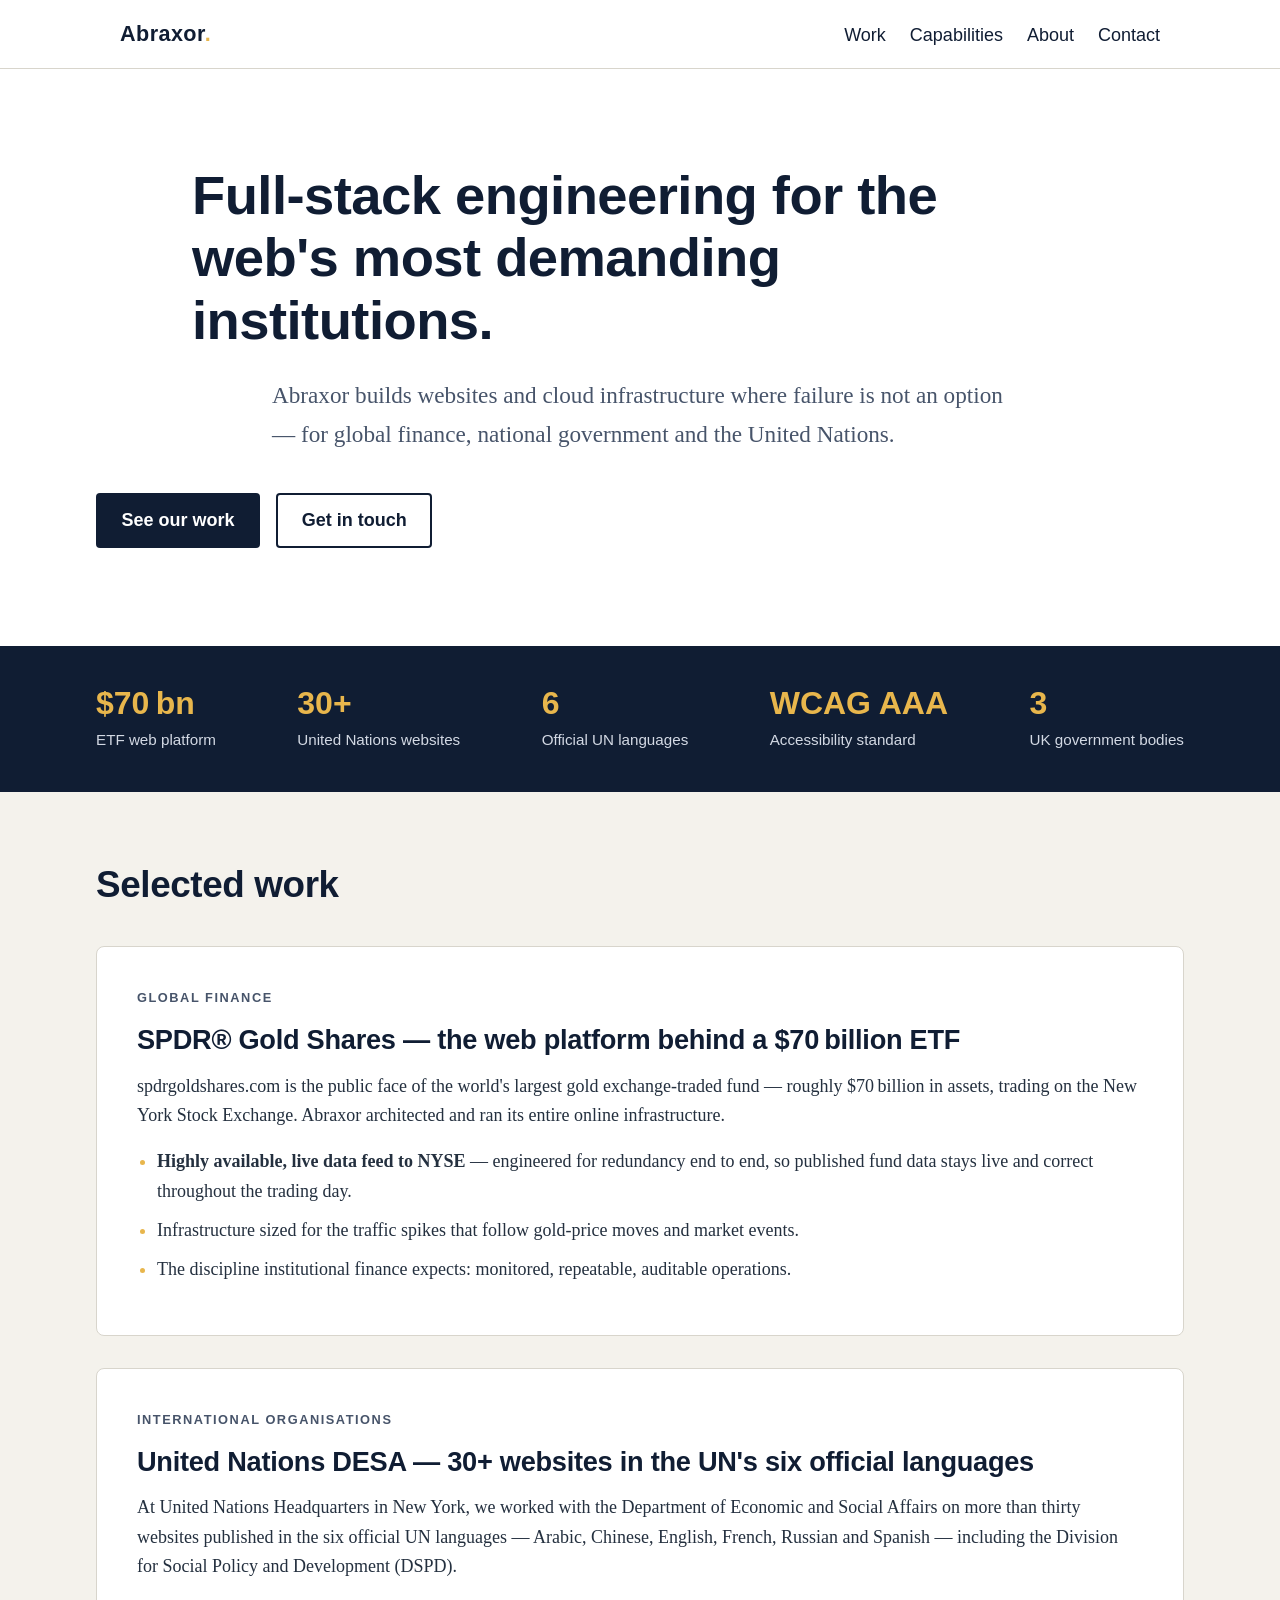
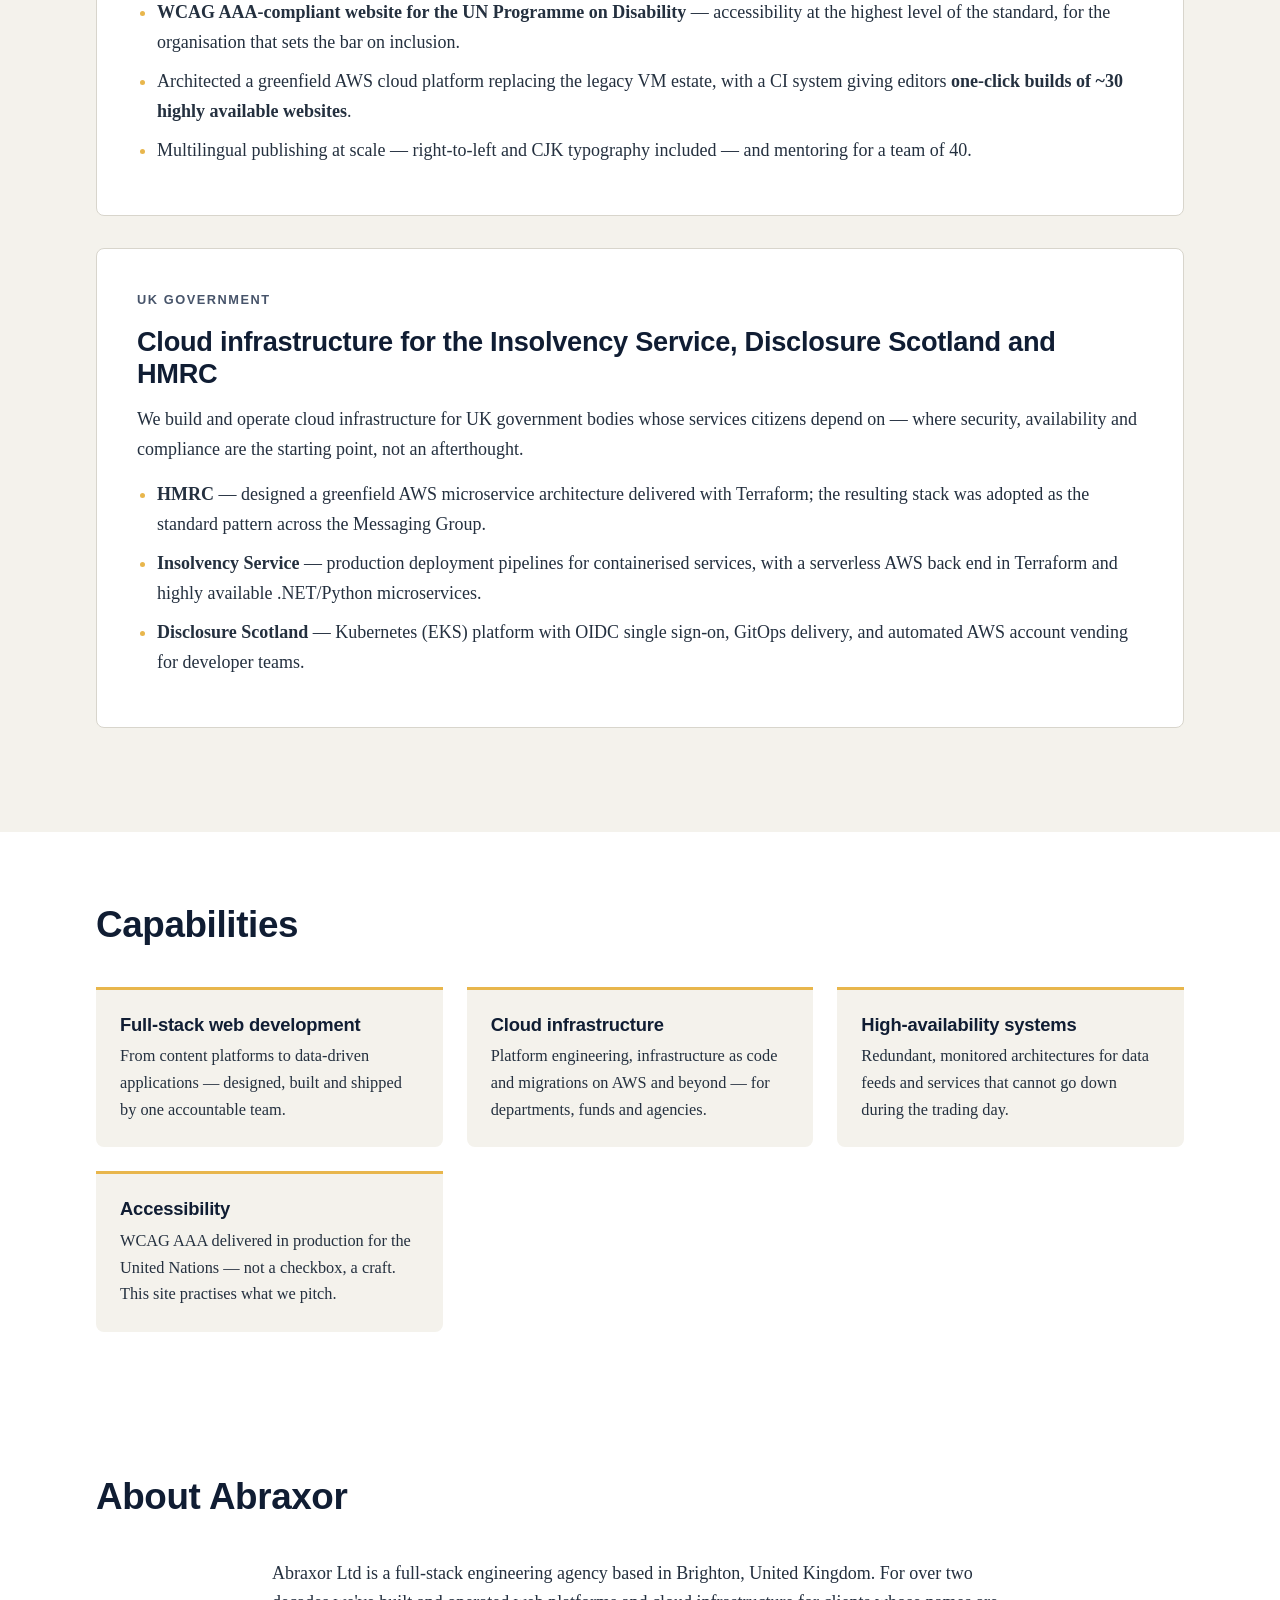
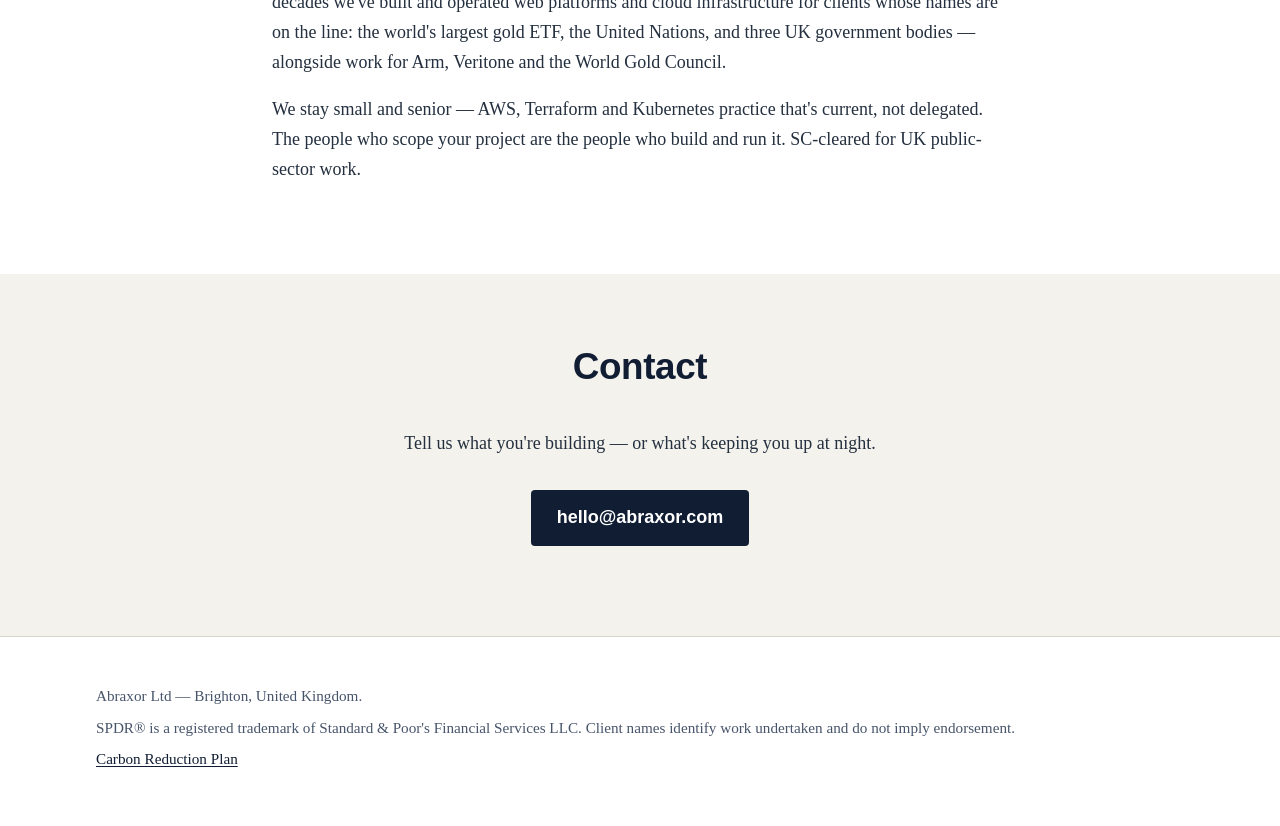
<file: site/index.html>
<!DOCTYPE html>
<html lang="en">
<head>
<meta charset="utf-8">
<meta name="viewport" content="width=device-width, initial-scale=1">
<title>Abraxor — Full-stack engineering for the web's most demanding institutions</title>
<meta name="description" content="Abraxor is a Brighton, UK agency building websites and cloud infrastructure for finance, government and international organisations — from a $70bn NYSE ETF to 30+ United Nations websites.">
<link rel="stylesheet" href="styles.css">
<link rel="icon" href="data:image/svg+xml,%3Csvg xmlns='http://www.w3.org/2000/svg' viewBox='0 0 32 32'%3E%3Crect width='32' height='32' rx='6' fill='%23101d33'/%3E%3Cpath d='M9 24 16 8l7 16h-4.2l-2.8-6.8L13.2 24z' fill='%23e8b64c'/%3E%3C/svg%3E">
</head>
<body>
<a class="skip-link" href="#main">Skip to main content</a>

<header class="site-header">
  <nav aria-label="Primary">
    <a class="brand" href="#top">Abraxor</a>
    <ul>
      <li><a href="#work">Work</a></li>
      <li><a href="#capabilities">Capabilities</a></li>
      <li><a href="#about">About</a></li>
      <li><a href="#contact">Contact</a></li>
    </ul>
  </nav>
</header>

<main id="main">
  <section class="hero" id="top" aria-labelledby="hero-heading">
    <h1 id="hero-heading">Full-stack engineering for the web's most demanding institutions.</h1>
    <p class="lede">Abraxor builds websites and cloud infrastructure where failure is not an option — for global finance, national government and the United Nations.</p>
    <p class="hero-cta"><a class="button" href="#work">See our work</a> <a class="button button-quiet" href="#contact">Get in touch</a></p>
  </section>

  <section class="stats" aria-label="Key facts">
    <dl>
      <div><dt>ETF web platform</dt><dd>$70&thinsp;bn</dd></div>
      <div><dt>United Nations websites</dt><dd>30+</dd></div>
      <div><dt>Official UN languages</dt><dd>6</dd></div>
      <div><dt>Accessibility standard</dt><dd>WCAG&nbsp;AAA</dd></div>
      <div><dt>UK government bodies</dt><dd>3</dd></div>
    </dl>
  </section>

  <section id="work" aria-labelledby="work-heading">
    <h2 id="work-heading">Selected work</h2>

    <article class="case" aria-labelledby="case-spdr">
      <p class="case-tag">Global finance</p>
      <h3 id="case-spdr">SPDR&reg; Gold Shares — the web platform behind a $70&thinsp;billion ETF</h3>
      <p>spdrgoldshares.com is the public face of the world's largest gold exchange-traded fund — roughly $70&thinsp;billion in assets, trading on the New York Stock Exchange. Abraxor architected and ran its entire online infrastructure.</p>
      <ul>
        <li><strong>Highly available, live data feed to NYSE</strong> — engineered for redundancy end to end, so published fund data stays live and correct throughout the trading day.</li>
        <li>Infrastructure sized for the traffic spikes that follow gold-price moves and market events.</li>
        <li>The discipline institutional finance expects: monitored, repeatable, auditable operations.</li>
      </ul>
    </article>

    <article class="case" aria-labelledby="case-un">
      <p class="case-tag">International organisations</p>
      <h3 id="case-un">United Nations DESA — 30+ websites in the UN's six official languages</h3>
      <p>At United Nations Headquarters in New York, we worked with the Department of Economic and Social Affairs on more than thirty websites published in the six official UN languages — Arabic, Chinese, English, French, Russian and Spanish — including the Division for Social Policy and Development (DSPD).</p>
      <ul>
        <li><strong>WCAG AAA-compliant website for the UN Programme on Disability</strong> — accessibility at the highest level of the standard, for the organisation that sets the bar on inclusion.</li>
        <li>Architected a greenfield AWS cloud platform replacing the legacy VM estate, with a CI system giving editors <strong>one-click builds of ~30 highly available websites</strong>.</li>
        <li>Multilingual publishing at scale — right-to-left and CJK typography included — and mentoring for a team of 40.</li>
      </ul>
    </article>

    <article class="case" aria-labelledby="case-gov">
      <p class="case-tag">UK government</p>
      <h3 id="case-gov">Cloud infrastructure for the Insolvency Service, Disclosure Scotland and HMRC</h3>
      <p>We build and operate cloud infrastructure for UK government bodies whose services citizens depend on — where security, availability and compliance are the starting point, not an afterthought.</p>
      <ul>
        <li><strong>HMRC</strong> — designed a greenfield AWS microservice architecture delivered with Terraform; the resulting stack was adopted as the standard pattern across the Messaging Group.</li>
        <li><strong>Insolvency Service</strong> — production deployment pipelines for containerised services, with a serverless AWS back end in Terraform and highly available .NET/Python microservices.</li>
        <li><strong>Disclosure Scotland</strong> — Kubernetes (EKS) platform with OIDC single sign-on, GitOps delivery, and automated AWS account vending for developer teams.</li>
      </ul>
    </article>
  </section>

  <section id="capabilities" aria-labelledby="cap-heading">
    <h2 id="cap-heading">Capabilities</h2>
    <div class="cap-grid">
      <div class="cap">
        <h3>Full-stack web development</h3>
        <p>From content platforms to data-driven applications — designed, built and shipped by one accountable team.</p>
      </div>
      <div class="cap">
        <h3>Cloud infrastructure</h3>
        <p>Platform engineering, infrastructure as code and migrations on AWS and beyond — for departments, funds and agencies.</p>
      </div>
      <div class="cap">
        <h3>High-availability systems</h3>
        <p>Redundant, monitored architectures for data feeds and services that cannot go down during the trading day.</p>
      </div>
      <div class="cap">
        <h3>Accessibility</h3>
        <p>WCAG AAA delivered in production for the United Nations — not a checkbox, a craft. This site practises what we pitch.</p>
      </div>
    </div>
  </section>

  <section id="about" aria-labelledby="about-heading">
    <h2 id="about-heading">About Abraxor</h2>
    <p>Abraxor Ltd is a full-stack engineering agency based in Brighton, United Kingdom. For over two decades we've built and operated web platforms and cloud infrastructure for clients whose names are on the line: the world's largest gold ETF, the United Nations, and three UK government bodies — alongside work for Arm, Veritone and the World Gold Council.</p>
    <p>We stay small and senior — AWS, Terraform and Kubernetes practice that's current, not delegated. The people who scope your project are the people who build and run it. SC-cleared for UK public-sector work.</p>
  </section>

  <section id="contact" aria-labelledby="contact-heading">
    <h2 id="contact-heading">Contact</h2>
    <p>Tell us what you're building — or what's keeping you up at night.</p>
    <p class="contact-line"><a class="button" href="mailto:hello@abraxor.com">hello@abraxor.com</a></p>
  </section>
</main>

<footer class="site-footer">
  <p>Abraxor Ltd — Brighton, United Kingdom.</p>
  <p>SPDR&reg; is a registered trademark of Standard &amp; Poor's Financial Services LLC. Client names identify work undertaken and do not imply endorsement.</p>
  <p><a href="carbon-reduction-plan.html">Carbon Reduction Plan</a></p>
</footer>
</body>
</html>
</file>
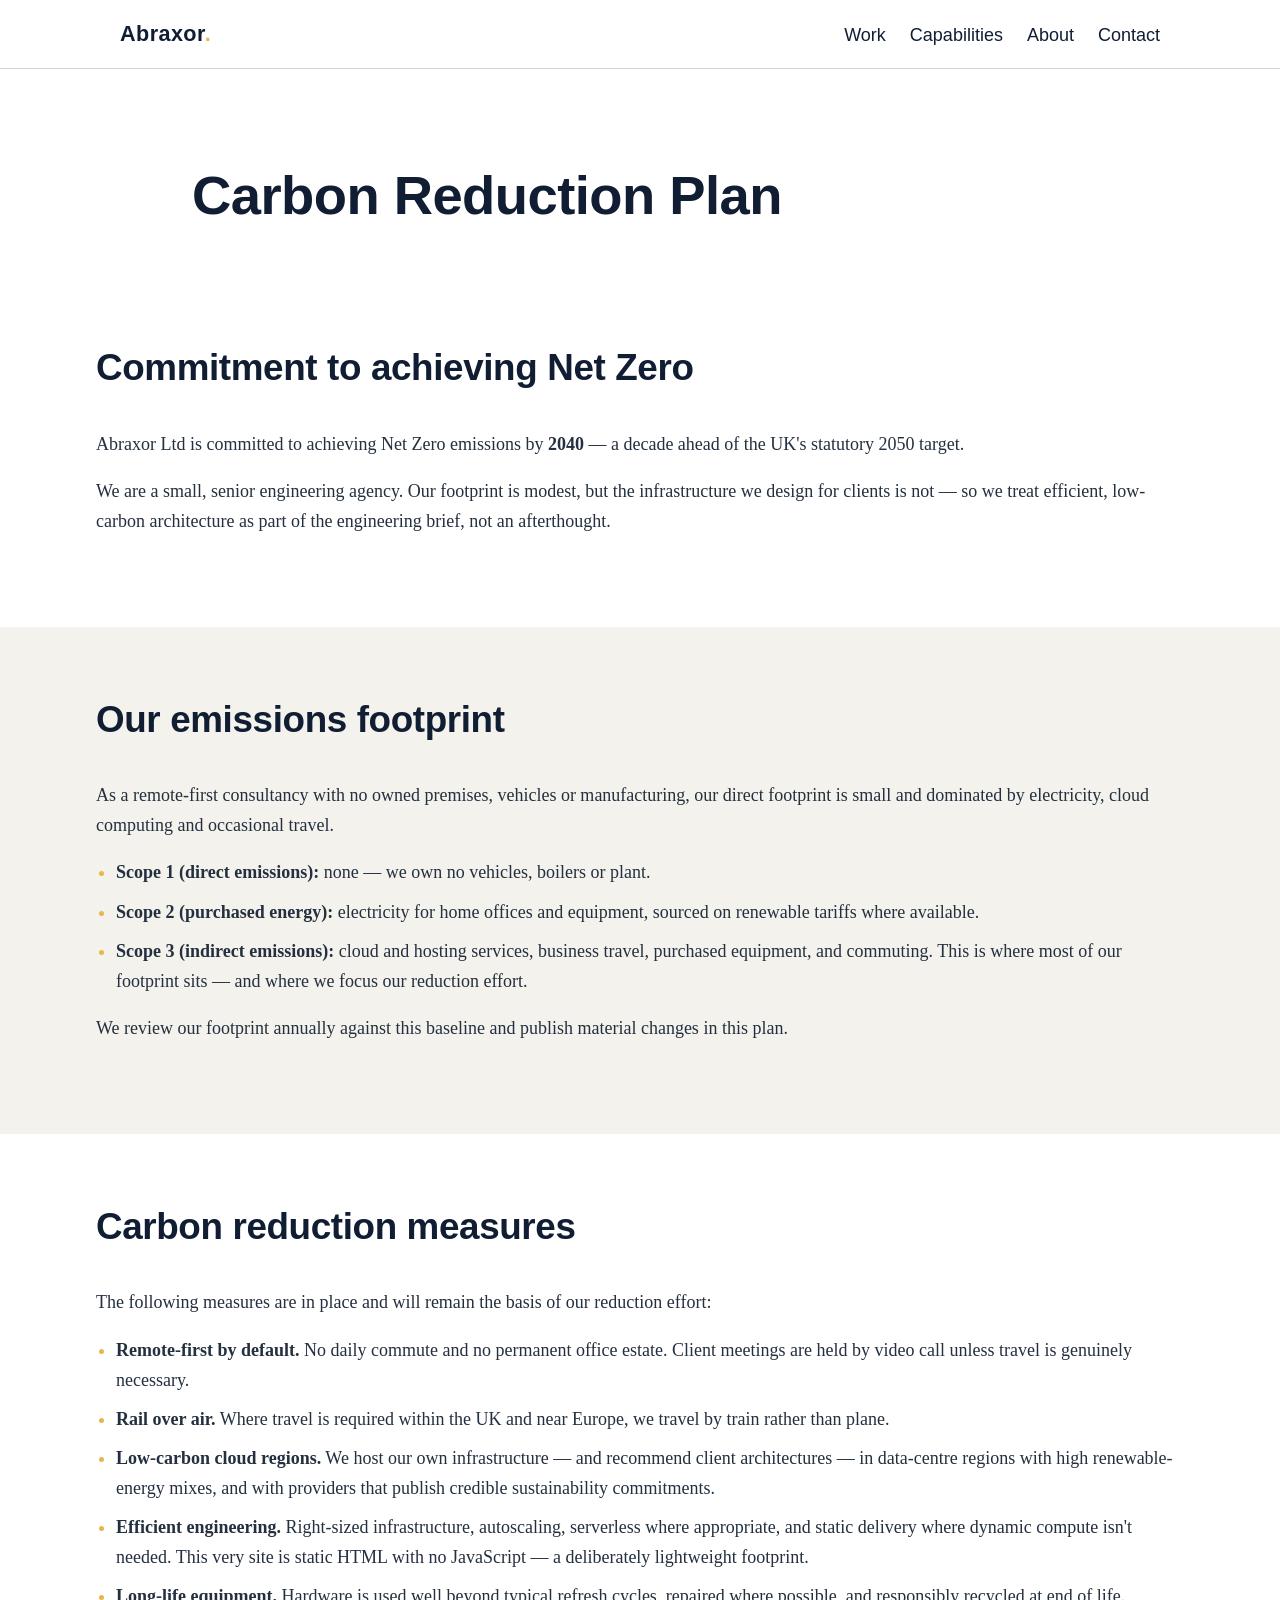
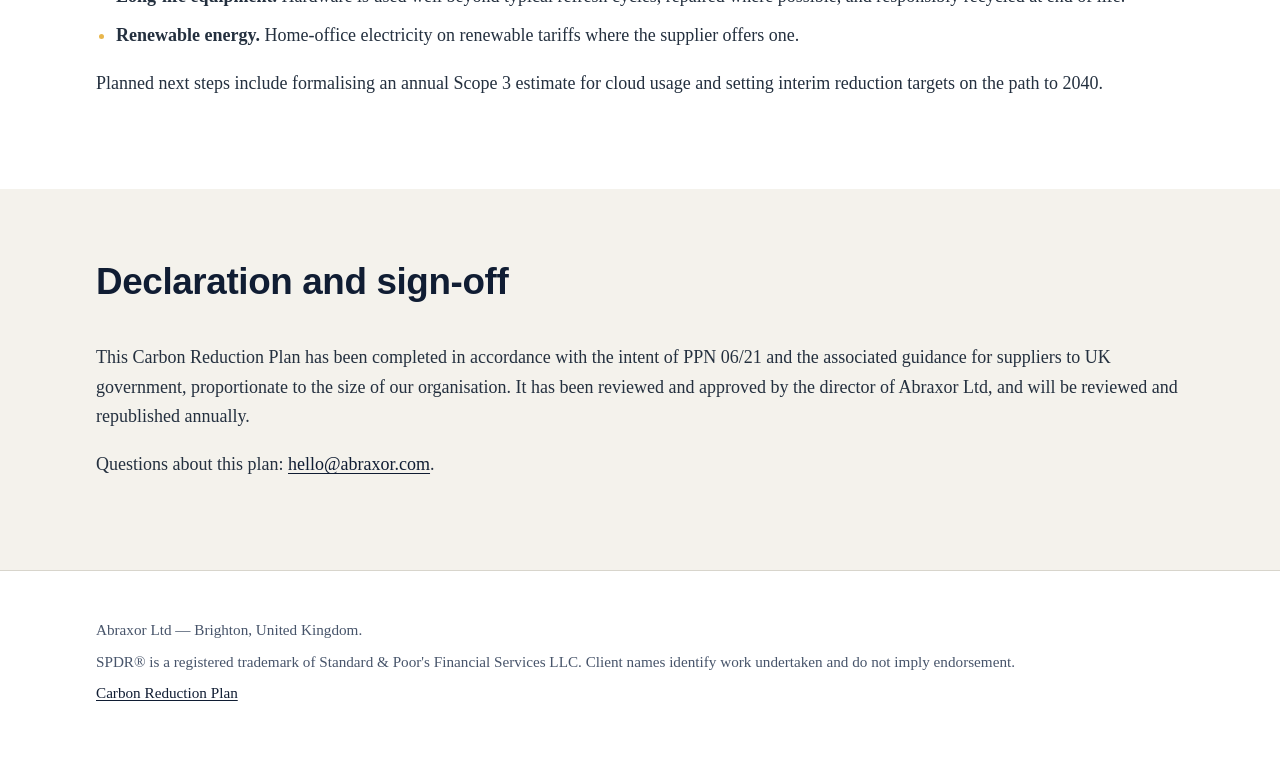
<file: site/carbon-reduction-plan.html>
<!DOCTYPE html>
<html lang="en">
<head>
<meta charset="utf-8">
<meta name="viewport" content="width=device-width, initial-scale=1">
<title>Carbon Reduction Plan — Abraxor</title>
<meta name="description" content="Abraxor Ltd's Carbon Reduction Plan: our commitment to achieving Net Zero, our emissions footprint, and the measures we take to reduce it.">
<link rel="stylesheet" href="styles.css">
<link rel="icon" href="data:image/svg+xml,%3Csvg xmlns='http://www.w3.org/2000/svg' viewBox='0 0 32 32'%3E%3Crect width='32' height='32' rx='6' fill='%23101d33'/%3E%3Cpath d='M9 24 16 8l7 16h-4.2l-2.8-6.8L13.2 24z' fill='%23e8b64c'/%3E%3C/svg%3E">
</head>
<body>
<a class="skip-link" href="#main">Skip to main content</a>

<header class="site-header">
  <nav aria-label="Primary">
    <a class="brand" href="index.html">Abraxor</a>
    <ul>
      <li><a href="index.html#work">Work</a></li>
      <li><a href="index.html#capabilities">Capabilities</a></li>
      <li><a href="index.html#about">About</a></li>
      <li><a href="index.html#contact">Contact</a></li>
    </ul>
  </nav>
</header>

<main id="main">
  <section class="hero plan-hero" aria-labelledby="plan-heading">
    <h1 id="plan-heading">Carbon Reduction Plan</h1>
  </section>

  <section aria-labelledby="commitment-heading">
    <h2 id="commitment-heading">Commitment to achieving Net Zero</h2>
    <p>Abraxor Ltd is committed to achieving Net Zero emissions by <strong>2040</strong> — a decade ahead of the UK's statutory 2050 target.</p>
    <p>We are a small, senior engineering agency. Our footprint is modest, but the infrastructure we design for clients is not — so we treat efficient, low-carbon architecture as part of the engineering brief, not an afterthought.</p>
  </section>

  <section class="plan-alt" aria-labelledby="footprint-heading">
    <h2 id="footprint-heading">Our emissions footprint</h2>
    <p>As a remote-first consultancy with no owned premises, vehicles or manufacturing, our direct footprint is small and dominated by electricity, cloud computing and occasional travel.</p>
    <ul>
      <li><strong>Scope 1 (direct emissions):</strong> none — we own no vehicles, boilers or plant.</li>
      <li><strong>Scope 2 (purchased energy):</strong> electricity for home offices and equipment, sourced on renewable tariffs where available.</li>
      <li><strong>Scope 3 (indirect emissions):</strong> cloud and hosting services, business travel, purchased equipment, and commuting. This is where most of our footprint sits — and where we focus our reduction effort.</li>
    </ul>
    <p>We review our footprint annually against this baseline and publish material changes in this plan.</p>
  </section>

  <section aria-labelledby="measures-heading">
    <h2 id="measures-heading">Carbon reduction measures</h2>
    <p>The following measures are in place and will remain the basis of our reduction effort:</p>
    <ul>
      <li><strong>Remote-first by default.</strong> No daily commute and no permanent office estate. Client meetings are held by video call unless travel is genuinely necessary.</li>
      <li><strong>Rail over air.</strong> Where travel is required within the UK and near Europe, we travel by train rather than plane.</li>
      <li><strong>Low-carbon cloud regions.</strong> We host our own infrastructure — and recommend client architectures — in data-centre regions with high renewable-energy mixes, and with providers that publish credible sustainability commitments.</li>
      <li><strong>Efficient engineering.</strong> Right-sized infrastructure, autoscaling, serverless where appropriate, and static delivery where dynamic compute isn't needed. This very site is static HTML with no JavaScript — a deliberately lightweight footprint.</li>
      <li><strong>Long-life equipment.</strong> Hardware is used well beyond typical refresh cycles, repaired where possible, and responsibly recycled at end of life.</li>
      <li><strong>Renewable energy.</strong> Home-office electricity on renewable tariffs where the supplier offers one.</li>
    </ul>
    <p>Planned next steps include formalising an annual Scope 3 estimate for cloud usage and setting interim reduction targets on the path to 2040.</p>
  </section>

  <section class="plan-alt" aria-labelledby="governance-heading">
    <h2 id="governance-heading">Declaration and sign-off</h2>
    <p>This Carbon Reduction Plan has been completed in accordance with the intent of PPN 06/21 and the associated guidance for suppliers to UK government, proportionate to the size of our organisation. It has been reviewed and approved by the director of Abraxor Ltd, and will be reviewed and republished annually.</p>
    <p>Questions about this plan: <a href="mailto:hello@abraxor.com">hello@abraxor.com</a>.</p>
  </section>
</main>

<footer class="site-footer">
  <p>Abraxor Ltd — Brighton, United Kingdom.</p>
  <p>SPDR&reg; is a registered trademark of Standard &amp; Poor's Financial Services LLC. Client names identify work undertaken and do not imply endorsement.</p>
  <p><a href="carbon-reduction-plan.html">Carbon Reduction Plan</a></p>
</footer>
</body>
</html>
</file>
<file: site/styles.css>
/* Abraxor — agency site. No JS, system fonts, WCAG AAA contrast targets. */
:root {
  --ink: #101d33;        /* deep navy — headings, bands */
  --body: #24303f;       /* body text, ~12:1 on white */
  --muted: #47546a;      /* secondary text, ~7.2:1 on white */
  --gold: #e8b64c;       /* accent — decorative + on navy only (9:1 on --ink) */
  --paper: #ffffff;
  --wash: #f4f2ec;       /* warm section wash */
  --line: #d8d5cc;
  --maxw: 68rem;
}

* { box-sizing: border-box; }

html { scroll-behavior: smooth; }
@media (prefers-reduced-motion: reduce) {
  html { scroll-behavior: auto; }
}

body {
  margin: 0;
  font-family: Charter, "Bitstream Charter", "Sitka Text", Cambria, Georgia, serif;
  font-size: 1.125rem;
  line-height: 1.65;
  color: var(--body);
  background: var(--paper);
}

h1, h2, h3, .brand, .site-header nav, .button, .case-tag, .stats, .skip-link {
  font-family: -apple-system, BlinkMacSystemFont, "Segoe UI", Roboto, Helvetica, Arial, sans-serif;
}

h1, h2, h3 { color: var(--ink); line-height: 1.15; letter-spacing: -0.01em; }

a { color: var(--ink); text-decoration-thickness: 0.08em; text-underline-offset: 0.15em; }
a:hover { color: #000; }

:focus-visible {
  outline: 3px solid var(--ink);
  outline-offset: 2px;
  border-radius: 2px;
}

.skip-link {
  position: absolute;
  left: -9999px;
  top: 0;
  background: var(--ink);
  color: #fff;
  padding: 0.75rem 1.25rem;
  z-index: 100;
}
.skip-link:focus {
  left: 0;
}

/* Header */
.site-header {
  border-bottom: 1px solid var(--line);
  background: var(--paper);
}
.site-header nav {
  max-width: var(--maxw);
  margin: 0 auto;
  padding: 1rem 1.5rem;
  display: flex;
  align-items: baseline;
  gap: 2rem;
  flex-wrap: wrap;
}
.brand {
  font-weight: 700;
  font-size: 1.35rem;
  letter-spacing: 0.02em;
  text-decoration: none;
  color: var(--ink);
}
.brand::after { content: "."; color: var(--gold); }
.site-header ul {
  display: flex;
  gap: 1.5rem;
  list-style: none;
  margin: 0 0 0 auto;
  padding: 0;
  flex-wrap: wrap;
}
.site-header ul a { text-decoration: none; font-weight: 500; }
.site-header ul a:hover { text-decoration: underline; }

/* Sections */
main section { padding: 4.5rem 1.5rem; }
main section > * { max-width: var(--maxw); margin-left: auto; margin-right: auto; }

/* Hero */
.hero { padding-top: 6rem; padding-bottom: 5rem; }
.hero h1 {
  font-size: clamp(2.1rem, 5vw, 3.4rem);
  max-width: 56rem;
  margin: 0 auto;
}
.lede {
  font-size: clamp(1.2rem, 2.5vw, 1.45rem);
  color: var(--muted);
  max-width: 46rem;
  margin: 1.5rem auto 2.5rem;
}
.hero-cta { display: flex; gap: 1rem; flex-wrap: wrap; }

.button {
  display: inline-block;
  background: var(--ink);
  color: #fff;
  text-decoration: none;
  font-weight: 600;
  padding: 0.8rem 1.6rem;
  border-radius: 4px;
}
.button:hover { background: #000; color: #fff; }
.button-quiet {
  background: transparent;
  color: var(--ink);
  box-shadow: inset 0 0 0 2px var(--ink);
}
.button-quiet:hover { background: var(--wash); color: var(--ink); }

/* Stats band */
.stats { background: var(--ink); padding: 2.5rem 1.5rem; }
.stats dl {
  max-width: var(--maxw);
  margin: 0 auto;
  display: flex;
  flex-wrap: wrap;
  gap: 2.5rem 4rem;
  justify-content: space-between;
}
.stats div { display: flex; flex-direction: column-reverse; }
.stats dd {
  margin: 0;
  font-size: 2rem;
  font-weight: 700;
  color: var(--gold);
  line-height: 1.1;
}
.stats dt { color: #d3d9e4; font-size: 0.95rem; margin-top: 0.35rem; }

/* Case studies */
#work { background: var(--wash); }
#work h2, #capabilities h2, #about h2, #contact h2 {
  font-size: clamp(1.7rem, 3.5vw, 2.3rem);
  margin: 0 auto 2.5rem;
}
.case {
  background: var(--paper);
  border: 1px solid var(--line);
  border-radius: 8px;
  padding: 2.5rem;
  margin-bottom: 2rem;
}
.case-tag {
  text-transform: uppercase;
  letter-spacing: 0.12em;
  font-size: 0.8rem;
  font-weight: 700;
  color: var(--muted);
  margin: 0 0 0.75rem;
}
.case h3 { font-size: clamp(1.35rem, 2.8vw, 1.7rem); margin: 0 0 1rem; }
.case p { margin: 0 0 1rem; }
.case ul { margin: 0; padding-left: 1.25rem; }
.case li { margin-bottom: 0.6rem; }
.case li::marker { color: var(--gold); }

/* Capabilities */
.cap-grid {
  display: grid;
  grid-template-columns: repeat(auto-fit, minmax(16rem, 1fr));
  gap: 1.5rem;
}
.cap {
  border-top: 3px solid var(--gold);
  background: var(--wash);
  padding: 1.5rem;
  border-radius: 0 0 8px 8px;
}
.cap h3 { font-size: 1.15rem; margin: 0 0 0.5rem; }
.cap p { margin: 0; font-size: 1.02rem; }

/* Carbon Reduction Plan */
.plan-hero { padding-bottom: 3rem; }
.plan-alt { background: var(--wash); }
main section h2 {
  font-size: clamp(1.7rem, 3.5vw, 2.3rem);
  margin: 0 auto 2.5rem;
}
main section ul { padding-left: 1.25rem; }
main section li { margin-bottom: 0.6rem; }
main section li::marker { color: var(--gold); }

/* About / contact */
#about p, #contact p { max-width: 46rem; }
#contact { background: var(--wash); text-align: center; }
#contact p { margin-left: auto; margin-right: auto; }
.contact-line { margin-top: 2rem; }

/* Footer */
.site-footer {
  border-top: 1px solid var(--line);
  padding: 2.5rem 1.5rem 3rem;
  color: var(--muted);
  font-size: 0.95rem;
}
.site-footer p { max-width: var(--maxw); margin: 0.4rem auto; }

@media (max-width: 40rem) {
  main section { padding: 3rem 1.25rem; }
  .case { padding: 1.5rem; }
  .stats dl { gap: 1.5rem 2.5rem; justify-content: flex-start; }
}
</file>
